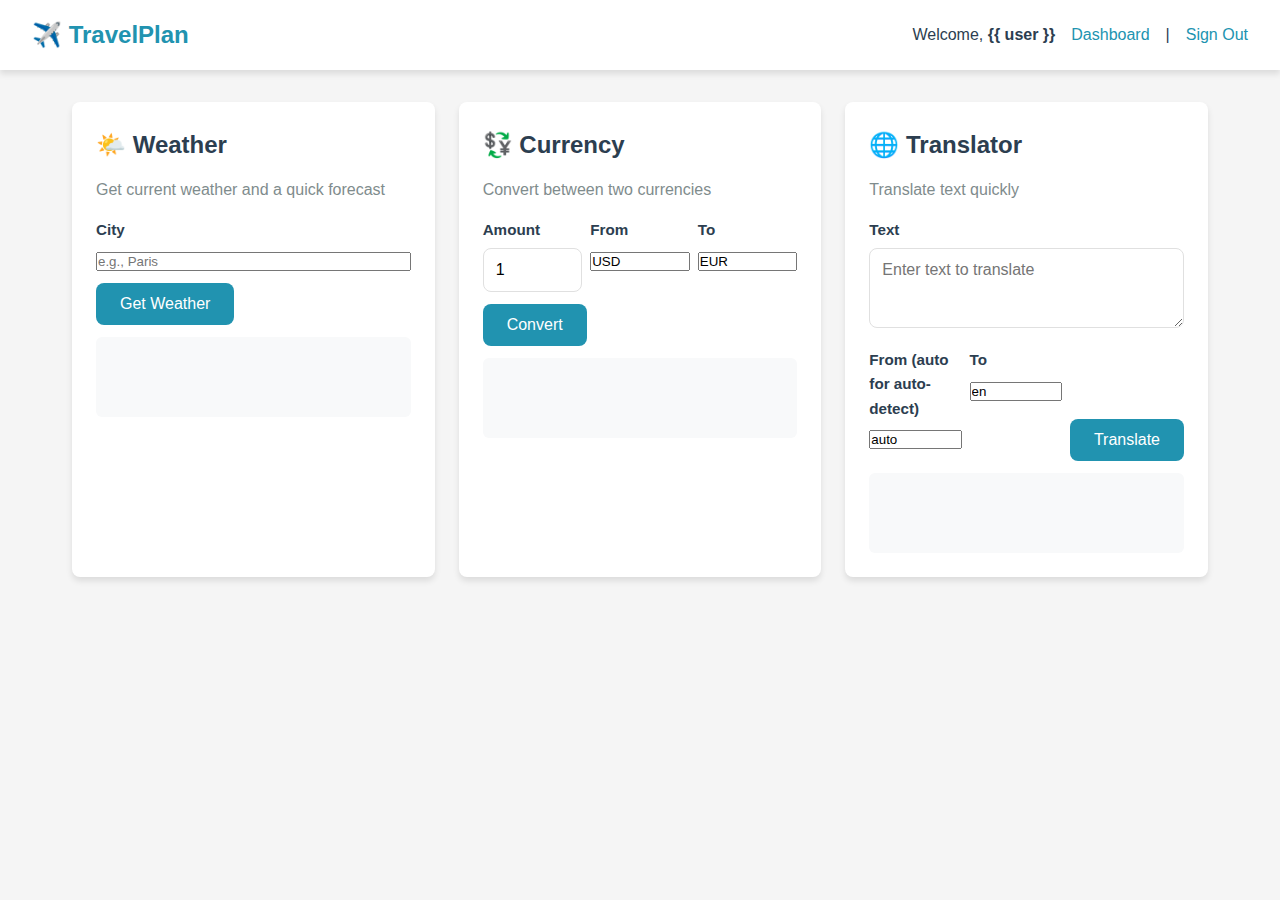
<file: templates/tools.html>
<!DOCTYPE html>
<html lang="en">
<head>
    <meta charset="UTF-8">
    <meta name="viewport" content="width=device-width, initial-scale=1.0">
    <title>Tools - TravelPlan</title>
    <link rel="stylesheet" href="/static/style.css">
    <style>
        .tools-container {
            max-width: 1200px;
            margin: 2rem auto;
            padding: 0 2rem 3rem;
            display: grid;
            grid-template-columns: repeat(auto-fit, minmax(320px, 1fr));
            gap: 1.5rem;
        }
        .tool-card {
            background: var(--bg-white);
            border-radius: 8px;
            box-shadow: var(--shadow);
            padding: 1.5rem;
        }
        .tool-card h2 {
            margin-bottom: 0.75rem;
            color: var(--text-dark);
        }
        .tool-card p {
            color: var(--text-light);
            margin-bottom: 1rem;
        }
        .tool-card label {
            display: block;
            font-weight: 600;
            margin-bottom: 0.35rem;
            color: var(--text-dark);
            font-size: 0.95rem;
        }
        .tool-card input, .tool-card select, .tool-card textarea {
            width: 100%;
            margin-bottom: 0.75rem;
        }
        .result-box {
            background: var(--bg-light);
            border-radius: 6px;
            padding: 0.75rem;
            min-height: 80px;
            font-size: 0.95rem;
            color: var(--text-dark);
        }
        .small-row {
            display: grid;
            grid-template-columns: repeat(3, 1fr);
            gap: 0.5rem;
        }
        @media (max-width: 768px) {
            .tools-container {
                grid-template-columns: 1fr;
                padding: 0 1rem 2rem;
            }
            .small-row {
                grid-template-columns: 1fr;
            }
        }
    </style>
</head>
<body>
    <header>
        <h1>✈️ TravelPlan</h1>
        <div>
            <span>Welcome, <strong>{{ user }}</strong></span>
            <a href="/dashboard">Dashboard</a> | 
            <a href="/logout">Sign Out</a>
        </div>
    </header>

    <div class="tools-container">
        <div class="tool-card">
            <h2>🌤️ Weather</h2>
            <p>Get current weather and a quick forecast</p>
            <label>City</label>
            <input id="weather-city" placeholder="e.g., Paris" />
            <button onclick="getWeather()">Get Weather</button>
            <div id="weather-result" class="result-box" style="margin-top: 0.75rem;"></div>
        </div>

        <div class="tool-card">
            <h2>💱 Currency</h2>
            <p>Convert between two currencies</p>
            <div class="small-row">
                <div>
                    <label>Amount</label>
                    <input id="currency-amount" type="number" step="0.01" value="1" />
                </div>
                <div>
                    <label>From</label>
                    <input id="currency-base" placeholder="USD" value="USD" />
                </div>
                <div>
                    <label>To</label>
                    <input id="currency-target" placeholder="EUR" value="EUR" />
                </div>
            </div>
            <button onclick="convertCurrency()">Convert</button>
            <div id="currency-result" class="result-box" style="margin-top: 0.75rem;"></div>
        </div>

        <div class="tool-card">
            <h2>🌐 Translator</h2>
            <p>Translate text quickly</p>
            <label>Text</label>
            <textarea id="translate-text" rows="3" placeholder="Enter text to translate"></textarea>
            <div class="small-row">
                <div>
                    <label>From (auto for auto-detect)</label>
                    <input id="translate-source" placeholder="auto" value="auto" />
                </div>
                <div>
                    <label>To</label>
                    <input id="translate-target" placeholder="en" value="en" />
                </div>
                <div style="align-self: end;">
                    <button onclick="doTranslate()" style="width: 100%;">Translate</button>
                </div>
            </div>
            <div id="translate-result" class="result-box" style="margin-top: 0.75rem;"></div>
        </div>
    </div>

    <div id="chatbot"></div>

    <script>
        function setResult(id, text) {
            document.getElementById(id).textContent = text;
        }

        function getWeather() {
            const city = document.getElementById('weather-city').value.trim();
            if (!city) { setResult('weather-result', 'Please enter a city'); return; }
            setResult('weather-result', 'Loading...');
            fetch(`/api/weather?city=${encodeURIComponent(city)}`)
                .then(r => r.json())
                .then(data => {
                    if (data.error) return setResult('weather-result', data.error);
                    const current = data.data?.current_weather;
                    if (!current) return setResult('weather-result', 'No weather data available');
                    const info = `Temp: ${current.temperature}°C, Wind: ${current.windspeed} km/h, Condition: ${current.weathercode}`;
                    setResult('weather-result', info);
                })
                .catch(() => setResult('weather-result', 'Unable to fetch weather'));
        }

        function convertCurrency() {
            const amount = parseFloat(document.getElementById('currency-amount').value) || 0;
            const base = document.getElementById('currency-base').value.trim().toUpperCase() || 'USD';
            const target = document.getElementById('currency-target').value.trim().toUpperCase() || 'EUR';
            setResult('currency-result', 'Loading...');
            fetch(`/api/currency?amount=${amount}&base=${base}&target=${target}`)
                .then(r => r.json())
                .then(data => {
                    if (data.error) return setResult('currency-result', data.error);
                    setResult('currency-result', `${amount} ${base} = ${data.result} ${target}`);
                })
                .catch(() => setResult('currency-result', 'Unable to convert currency'));
        }

        function doTranslate() {
            const text = document.getElementById('translate-text').value.trim();
            const source = document.getElementById('translate-source').value.trim() || 'auto';
            const target = document.getElementById('translate-target').value.trim() || 'en';
            if (!text) { setResult('translate-result', 'Please enter text'); return; }
            setResult('translate-result', 'Translating...');
            fetch('/api/translate', {
                method: 'POST',
                headers: { 'Content-Type': 'application/json' },
                body: JSON.stringify({ text, source, target })
            })
            .then(r => r.json())
            .then(data => {
                if (data.error) return setResult('translate-result', data.error);
                setResult('translate-result', data.translated);
            })
            .catch(() => setResult('translate-result', 'Unable to translate'));
        }
    </script>
    <script src="/static/chatbot.js"></script>
</body>
</html>
</file>
<file: static/style.css>
/* ============================================
   CSS Variables
   ============================================ */
:root {
  --primary-color: #2193b0;
  --primary-dark: #197896;
  --primary-light: #6dd5ed;
  --primary-gradient: linear-gradient(135deg, #2193b0 0%, #197896 100%);
  --text-dark: #2c3e50;
  --text-light: #7f8c8d;
  --bg-light: #f8f9fa;
  --bg-white: #ffffff;
  --shadow: 0 4px 6px rgba(0, 0, 0, 0.1);
  --border-color: #e0e0e0;
  --success-color: #28a745;
  --error-color: #dc3545;
  --warning-color: #ffc107;
}

/* ============================================
   Base Styles
   ============================================ */
* {
  margin: 0;
  padding: 0;
  box-sizing: border-box;
}

body {
  font-family: -apple-system, BlinkMacSystemFont, 'Segoe UI', Roboto, 'Helvetica Neue', Arial, sans-serif;
  color: var(--text-dark);
  background-color: #f5f5f5;
  line-height: 1.6;
}

/* Global form elements */
select,
input[type="text"],
input[type="email"],
input[type="password"],
input[type="date"],
input[type="number"],
textarea {
  padding: 0.75rem;
  border: 1px solid var(--border-color);
  border-radius: 8px;
  font-size: 1rem;
  font-family: inherit;
  transition: border-color 0.2s;
}

select:focus,
input:focus,
textarea:focus {
  outline: none;
  border-color: var(--primary-color);
}

button {
  padding: 0.75rem 1.5rem;
  background: var(--primary-color);
  color: white;
  border: none;
  border-radius: 8px;
  font-size: 1rem;
  cursor: pointer;
  transition: background 0.2s, transform 0.2s;
}

button:hover {
  background: #197896;
  transform: translateY(-2px);
}

button:active {
  transform: translateY(0);
}

/* ============================================
   Header Styles
   ============================================ */
header {
  background: white;
  padding: 1rem 2rem;
  box-shadow: var(--shadow);
  display: flex;
  justify-content: space-between;
  align-items: center;
  margin-bottom: 2rem;
}

header h1 {
  font-size: 1.5rem;
  color: var(--primary-color);
  margin: 0;
}

header div {
  display: flex;
  align-items: center;
  gap: 1rem;
}

header span {
  color: var(--text-dark);
}

header a {
  color: var(--primary-color);
  text-decoration: none;
  font-weight: 500;
  transition: color 0.2s;
}

header a:hover {
  color: #197896;
  text-decoration: underline;
}

/* ============================================
   Center / Auth Pages
   ============================================ */
.center {
  display: flex;
  justify-content: center;
  align-items: center;
  min-height: 100vh;
  background: var(--primary-gradient);
}

.landing-card {
  background: white;
  padding: 60px;
  border-radius: 20px;
  text-align: center;
  box-shadow: 0 10px 30px rgba(0, 0, 0, 0.2);
}

.buttons {
  margin-top: 30px;
}

.btn {
  background: var(--primary-color);
  color: white;
  padding: 12px 30px;
  border-radius: 25px;
  text-decoration: none;
  margin: 10px;
  display: inline-block;
  border: none;
  cursor: pointer;
  font-size: 1rem;
  transition: background 0.2s, transform 0.2s;
}

.btn:hover {
  background: #197896;
  transform: translateY(-2px);
}

.btn-outline {
  background: white;
  color: var(--primary-color);
  border: 2px solid var(--primary-color);
}

.btn-outline:hover {
  background: var(--primary-color);
  color: white;
}

.btn-primary {
  background: var(--primary-color);
  color: white;
}

/* ============================================
   Card Styles
   ============================================ */
.card {
  background: white;
  padding: 40px;
  border-radius: 20px;
  box-shadow: var(--shadow);
  margin-bottom: 1.5rem;
}

.auth .card {
  width: 350px;
}

.auth h2 {
  text-align: center;
  margin-bottom: 1rem;
  color: var(--text-dark);
}

.auth input {
  width: 100%;
  padding: 10px;
  margin: 10px 0;
  border-radius: 10px;
  border: 1px solid #ccc;
  font-size: 1rem;
}

.auth input:focus {
  outline: none;
  border-color: var(--primary-color);
}

.auth button {
  width: 100%;
  padding: 12px;
  background: var(--primary-color);
  color: white;
  border: none;
  border-radius: 20px;
  font-size: 16px;
  cursor: pointer;
  transition: background 0.2s;
}

.auth button:hover {
  background: #197896;
}

/* ============================================
   Error Styles
   ============================================ */
.error {
  color: #e74c3c;
  text-align: center;
  padding: 1rem;
  background: #ffebee;
  border-radius: 8px;
  border-left: 4px solid #e74c3c;
  margin: 1rem 0;
}

/* ============================================
   Container Styles
   ============================================ */
.destinations-container,
.food-container,
.dashboard-container {
  max-width: 1400px;
  margin: 0 auto;
  padding: 0 2rem 2rem;
}

/* ============================================
   Dashboard Styles
   ============================================ */
.dashboard {
  display: grid;
  grid-template-columns: repeat(auto-fit, minmax(280px, 1fr));
  gap: 1.5rem;
  margin-top: 2rem;
}

.dashboard .card {
  padding: 2rem;
  text-decoration: none;
  color: inherit;
  transition: transform 0.2s, box-shadow 0.2s;
  border-radius: 12px;
}

.dashboard .card:hover {
  transform: translateY(-4px);
  box-shadow: 0 8px 16px rgba(0, 0, 0, 0.15);
}

.dashboard .card h3 {
  font-size: 1.5rem;
  margin-bottom: 0.5rem;
}

.dashboard .card p {
  opacity: 0.9;
  font-size: 0.95rem;
}

.profile-section {
  background: white;
  padding: 2rem;
  border-radius: 12px;
  box-shadow: var(--shadow);
  margin-bottom: 2rem;
}

.profile-section h2 {
  margin-bottom: 1.5rem;
  color: var(--text-dark);
}

.stats-grid {
  display: grid;
  grid-template-columns: repeat(auto-fit, minmax(200px, 1fr));
  gap: 1.5rem;
  margin-bottom: 2rem;
}

.stat-card {
  background: var(--bg-light);
  padding: 1.5rem;
  border-radius: 8px;
  text-align: center;
}

.stat-card .number {
  font-size: 2rem;
  font-weight: 700;
  color: var(--primary-color);
  margin-bottom: 0.5rem;
}

.stat-card .label {
  color: var(--text-light);
  font-size: 0.9rem;
}

.history-list,
.saved-list {
  list-style: none;
  padding: 0;
}

.history-item,
.saved-item {
  background: var(--bg-light);
  padding: 1rem;
  margin-bottom: 0.75rem;
  border-radius: 8px;
  display: flex;
  justify-content: space-between;
  align-items: center;
}

/* ============================================
   Form Styles
   ============================================ */
.search-form {
  display: grid;
  grid-template-columns: repeat(auto-fit, minmax(250px, 1fr));
  gap: 1.5rem;
}

.search-form select,
.search-form input[type="text"],
.search-form input[type="date"],
.search-form input[type="number"],
.search-form textarea {
  width: 100%;
  padding: 0.75rem;
  border: 1px solid var(--border-color);
  border-radius: 8px;
  font-size: 1rem;
  font-family: inherit;
}

.search-form select:focus,
.search-form input:focus,
.search-form textarea:focus {
  outline: none;
  border-color: var(--primary-color);
}

.search-form button,
button[type="submit"] {
  padding: 0.75rem 2rem;
  background: var(--primary-color);
  color: white;
  border: none;
  border-radius: 8px;
  font-size: 1rem;
  cursor: pointer;
  transition: background 0.2s, transform 0.2s;
}

.search-form button:hover,
button[type="submit"]:hover {
  background: #197896;
  transform: translateY(-2px);
}

/* ============================================
   Results Grid
   ============================================ */
.results-grid {
  display: grid;
  grid-template-columns: repeat(auto-fit, minmax(320px, 1fr));
  gap: 1.5rem;
}

.destination-card {
  background: white;
  padding: 1.5rem;
  border-radius: 12px;
  box-shadow: var(--shadow);
  transition: transform 0.2s, box-shadow 0.2s;
}

.destination-card:hover {
  transform: translateY(-4px);
  box-shadow: 0 8px 16px rgba(0, 0, 0, 0.15);
}

.destination-card h3 {
  color: var(--text-dark);
  margin-bottom: 0.5rem;
}

.destination-card .score {
  color: var(--primary-color);
  font-weight: 600;
  margin-bottom: 1rem;
}

.save-dest-btn {
  background: #ffc107;
  color: var(--text-dark);
  border: none;
  padding: 0.5rem 1rem;
  border-radius: 8px;
  cursor: pointer;
  font-weight: 600;
  transition: background 0.2s;
}

.save-dest-btn:hover {
  background: #ffb300;
}

/* ============================================
   Itinerary Styles
   ============================================ */
.itinerary-container {
  margin-top: 2rem;
}

.itinerary-item {
  background: white;
  padding: 1.5rem;
  margin-bottom: 1rem;
  border-radius: 8px;
  box-shadow: var(--shadow);
  border-left: 4px solid var(--primary-color);
}

.generate-btn {
  background: var(--primary-color);
  color: white;
  border: none;
  padding: 0.75rem 1rem;
  border-radius: 8px;
  cursor: pointer;
  font-weight: 600;
  transition: all 0.3s ease;
  width: 100%;
}

.generate-btn:hover:not(:disabled) {
  background: var(--primary-dark);
  transform: translateY(-2px);
  box-shadow: 0 4px 12px rgba(33, 147, 176, 0.3);
}

.generate-btn:active:not(:disabled) {
  transform: translateY(0);
}

.generate-btn:disabled {
  background: #ccc;
  cursor: not-allowed;
  opacity: 0.7;
}

.date-input:focus {
  border-color: var(--primary-color) !important;
  box-shadow: 0 0 0 3px rgba(33, 147, 176, 0.1);
}


/* ============================================
   Chatbot Styles
   ============================================ */
#chatbot {
  position: fixed;
  bottom: 20px;
  right: 20px;
  z-index: 1000;
  background: transparent;
  border: none;
}

#chatbot > #chat-body {
  display: none;
}

/* Chatbot icon/button when closed */
#chatbot-icon {
  width: 60px;
  height: 60px;
  background: var(--primary-color);
  color: white;
  border-radius: 50%;
  display: flex;
  align-items: center;
  justify-content: center;
  cursor: pointer;
  box-shadow: 0 4px 12px rgba(0, 0, 0, 0.2);
  font-size: 1.5rem;
  transition: all 0.3s ease;
  border: none;
}

#chatbot-icon:hover {
  background: var(--primary-dark);
  transform: scale(1.1);
  box-shadow: 0 6px 16px rgba(0, 0, 0, 0.3);
}

#chatbot-icon:active {
  transform: scale(0.95);
}

/* Chatbot container when open */
#chatbot-container {
  display: none;
  width: 350px;
  max-height: 500px;
  background: white;
  border-radius: 12px;
  box-shadow: 0 8px 24px rgba(0, 0, 0, 0.2);
  flex-direction: column;
  overflow: hidden;
}

#chatbot-container.open {
  display: flex;
}

#chatbot-header {
  background: var(--primary-color);
  color: white;
  padding: 1rem;
  font-weight: 600;
  display: flex;
  justify-content: space-between;
  align-items: center;
}

#chatbot-header h3 {
  margin: 0;
  font-size: 1rem;
}

#chatbot-close {
  background: transparent;
  border: none;
  color: white;
  font-size: 1.5rem;
  cursor: pointer;
  padding: 0;
  width: 30px;
  height: 30px;
  display: flex;
  align-items: center;
  justify-content: center;
  border-radius: 50%;
  transition: background 0.2s;
}

#chatbot-close:hover {
  background: rgba(255, 255, 255, 0.2);
}

#chat-body {
  padding: 1rem;
  max-height: 350px;
  overflow-y: auto;
  flex: 1;
  background: #fafafa;
}

#chat-body div {
  margin-bottom: 0.75rem;
  padding: 0.5rem;
  border-radius: 8px;
  font-size: 0.9rem;
  line-height: 1.4;
}

#chat-body div.user-msg {
  background: #e3f2fd;
  margin-left: 2rem;
  border-bottom-left-radius: 4px;
}

#chat-body div.bot-msg {
  background: white;
  margin-right: 2rem;
  border: 1px solid #e0e0e0;
  border-bottom-right-radius: 4px;
}

#chat-input {
  width: 100%;
  padding: 0.75rem;
  border: 1px solid var(--border-color);
  font-size: 1rem;
  border-top: 1px solid var(--border-color);
  border-bottom: none;
  border-left: none;
  border-right: none;
}

#chat-input:focus {
  outline: none;
  border-color: var(--primary-color);
}

/* ============================================
   Transport Page Styles
   ============================================ */
.transport-container {
  max-width: 1200px;
  margin: 0 auto;
  padding: 0 2rem 2rem;
}

.transport-section {
  background: white;
  padding: 1.5rem;
  margin-bottom: 1.5rem;
  border-radius: 8px;
  box-shadow: var(--shadow);
}

.transport-section h4 {
  color: var(--primary-color);
  margin-bottom: 1rem;
  font-size: 1.25rem;
}

.transport-section ul {
  list-style: none;
  padding: 0;
}

.transport-section li {
  padding: 0.75rem;
  margin-bottom: 0.5rem;
  background: var(--bg-light);
  border-radius: 6px;
  border-left: 3px solid var(--primary-color);
}

/* ============================================
   Responsive Design
   ============================================ */
@media (max-width: 768px) {
  header {
    flex-direction: column;
    gap: 1rem;
    padding: 1rem;
  }

  header div {
    flex-direction: column;
    gap: 0.5rem;
  }

  .destinations-container,
  .food-container,
  .dashboard-container,
  .transport-container {
    padding: 0 1rem 1rem;
  }

  .dashboard {
    grid-template-columns: 1fr;
  }

  .results-grid {
    grid-template-columns: 1fr;
  }

  .stats-grid {
    grid-template-columns: 1fr;
  }

  .search-form {
    grid-template-columns: 1fr;
  }

  #chatbot {
    width: calc(100% - 40px);
    bottom: 10px;
    right: 20px;
    left: 20px;
  }

  .card {
    padding: 1.5rem;
  }

  .auth .card {
    width: 90%;
    max-width: 350px;
  }
}
</file>
